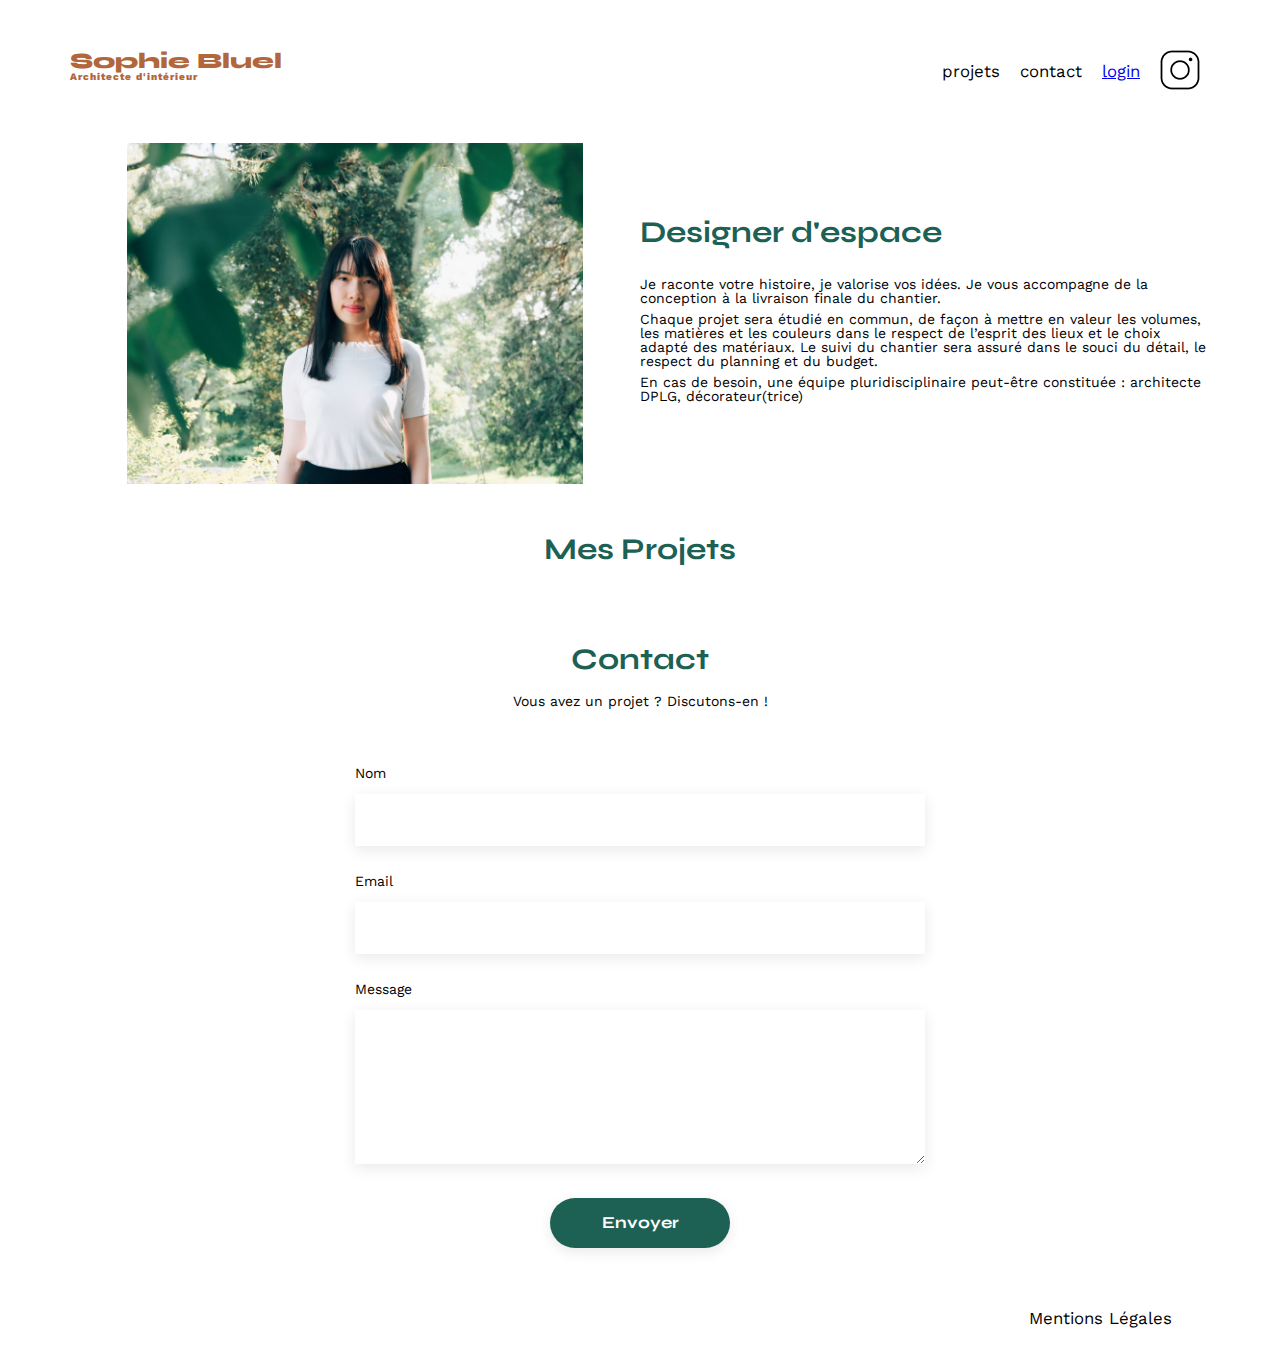
<file: index.html>
<!DOCTYPE html>
<html lang="fr">
<head>
	<meta charset="UTF-8">
	<title>Sophie Bluel - Architecte d'intérieur</title>
	<meta name="viewport" content="width=device-width, initial-scale=1.0">
	<link rel="preconnect" href="https://fonts.googleapis.com">
	<link rel="preconnect" href="https://fonts.gstatic.com" crossorigin>
	<link href="https://fonts.googleapis.com/css2?family=Syne:wght@700;800&family=Work+Sans&display=swap" rel="stylesheet">
	<meta name="description" content="">
	<link rel="stylesheet" href="./assets/style.css">

</head>
<body>
<header>
	<h1>Sophie Bluel <span>Architecte d'intérieur</span></h1>
	<nav>
		<ul>
			<li>projets</li>
			<li>contact</li>
			<li id="login"></li>
			<li><img src="./assets/icons/instagram.png" alt="Instagram"></li>
		</ul>
	</nav>
</header>
<main>
	<section id="introduction">
		<figure>
			<img src="./assets/images/sophie-bluel.png" alt="">
		</figure>
		<article>
			<h2>Designer d'espace</h2>
			<p>Je raconte votre histoire, je valorise vos idées. Je vous accompagne de la conception à la livraison finale du chantier.</p>
			<p>Chaque projet sera étudié en commun, de façon à mettre en valeur les volumes, les matières et les couleurs dans le respect de l’esprit des lieux et le choix adapté des matériaux. Le suivi du chantier sera assuré dans le souci du détail, le respect du planning et du budget.</p>
			<p>En cas de besoin, une équipe pluridisciplinaire peut-être constituée : architecte DPLG, décorateur(trice)</p>
		</article>
	</section>
	<section id="portfolio">
		<h2 >Mes Projets <span id="edit"> </span></h2>
		
			<div id="filters"></div>
		
		<div" class="gallery" id="gallery">
			
		</div>
	</section>
	<section id="contact">
		<h2>Contact</h2>
		<p>Vous avez un projet ? Discutons-en !</p>
		<form action="#" method="post">
			<label for="name">Nom</label>
			<input type="text" name="name" id="name">
			<label for="email">Email</label>
			<input type="email" name="email" id="email">
			<label for="message">Message</label>
			<textarea name="message" id="message" cols="30" rows="10"></textarea>
			<input type="submit" value="Envoyer">
		</form>
	</section>
</main>

<footer>
	<nav>
		<ul>
			<li>Mentions Légales</li>
		</ul>
	</nav>
</footer>


<div id="modal" class="hidden">
	<div id="modal-content">
		<!-- Contenu de la fenêtre modale -->

		<!-- Bouton pour ajouter une photo -->
		<button id="add_photo">Ajouter une photo</button>

		<!-- Formulaire d'ajout de média -->
		<form id="media_form" class="hidden">
			<label for="media_title">Titre :</label>
			<input type="text" id="media_title" required>
			
			<label for="media_category">Catégorie :</label>
			<select id="media_category" required>
				<!-- Options de catégorie peuvent être générées dynamiquement en fonction de votre logique -->
				<option value="1">Catégorie 1</option>
				<option value="2">Catégorie 2</option>
				<!-- ... -->
			</select>

			<button id="validate_button" disabled>Valider</button>
		</form>

		<!-- Liste des travaux avec un bouton delete -->
		<ul id="work_list">
			<!-- Les travaux seront ajoutés dynamiquement ici -->
		</ul>
	</div>
</div>

<script src="assets/script.js" async></script>

</body>
</html>
</file>
<file: assets/style.css>
/* http://meyerweb.com/eric/tools/css/reset/
   v2.0 | 20110126
   License: none (public domain)
*/

html, body, div, span, applet, object, iframe,
h1, h2, h3, h4, h5, h6, p, blockquote, pre,
a, abbr, acronym, address, big, cite, code,
del, dfn, em, img, ins, kbd, q, s, samp,
small, strike, strong, sub, sup, tt, var,
b, u, i, center,
dl, dt, dd, ol, ul, li,
fieldset, form, label, legend,
table, caption, tbody, tfoot, thead, tr, th, td,
article, aside, canvas, details, embed,
figure, figcaption, footer, header, hgroup,
menu, nav, output, ruby, section, summary,
time, mark, audio, video {
	margin: 0;
	padding: 0;
	border: 0;
	font-size: 100%;
	font: inherit;
	vertical-align: baseline;
}
/* HTML5 display-role reset for older browsers */
article, aside, details, figcaption, figure,
footer, header, hgroup, menu, nav, section {
	display: block;
}
body {
	line-height: 1;
}
ol, ul {
	list-style: none;
}
blockquote, q {
	quotes: none;
}
blockquote:before, blockquote:after,
q:before, q:after {
	content: '';
	content: none;
}
table {
	border-collapse: collapse;
	border-spacing: 0;
}
/** end reset css**/
body {
	max-width: 1140px;
	margin:auto;
	font-family: 'Work Sans' ;
	font-size: 14px;
}
header {
	display: flex;
	justify-content: space-between;
	margin: 50px 0
}
section {
	margin: 50px 0
}

h1{
	display: flex;
	flex-direction: column;
	font-family: 'Syne';
	font-size: 22px;
	font-weight: 800;
	color: #B1663C
}

h1 > span {
	font-family: 'Work Sans';
	font-size:10px;
	letter-spacing: 0.1em;
;
}

h2{
	font-family: 'Syne';
	font-weight: 700;
	font-size: 30px;
	color: #1D6154
}
nav ul {
	display: flex;
	align-items: center;
	list-style-type: none;

}
nav li {
	padding: 0 10px;
	font-size: 1.2em;
}

li:hover {
	color: #B1663C;
}
#introduction {
	display: flex;
	align-items: center;
}
#introduction figure {
	flex: 1
}
#introduction img {
	display: block;
	margin: auto;
	width: 80%;
}

#introduction article {
	flex: 1
}
#introduction h2 {
	margin-bottom: 1em;
}

#introduction p {
	margin-bottom: 0.5em;
}
#portfolio h2 {
	text-align: center;
	margin-bottom: 1em;
}
.gallery {
	width: 100%;
	display: grid;
	grid-template-columns: 1fr 1fr 1fr;
	grid-column-gap: 20px;
	grid-row-gap: 20px;
}

.gallery img {
	width: 100%;

}
#contact {
	width: 50%;
margin: auto;
}
#contact > * {
	text-align: center;

}
#contact h2{
	margin-bottom: 20px;
}
#contact form {
	text-align: left;
	margin-top:30px;
	display: flex;
	flex-direction: column;
}

#contact input {
	height: 50px;
	font-size: 1.2em;
	border: none;
	box-shadow: 0px 4px 14px rgba(0, 0, 0, 0.09);
}
#contact label {
	margin: 2em 0 1em 0;
}
#contact textarea {
	border: none;
	box-shadow: 0px 4px 14px rgba(0, 0, 0, 0.09);
}

input[type="submit"]{
	font-family: 'Syne';
	font-weight: 700;
	color: white;
	background-color: #1D6154;
	margin : 2em auto ;
	width: 180px;
	text-align: center;
	border-radius: 60px ;
}

footer nav ul {
	display: flex;
	justify-content: flex-end;
	margin: 2em
}

#modal {
	display: none;
	position: fixed;
	top: 0;
	left: 0;
	width: 100%;
	height: 100%;
	background: rgba(0, 0, 0, 0.5);
}

#modal-content {
	position: absolute;
	top: 50%;
	left: 50%;
	transform: translate(-50%, -50%);
	background: #fff;
	padding: 20px;
	border-radius: 8px;
}

.hidden {
	display: none;
}
</file>
